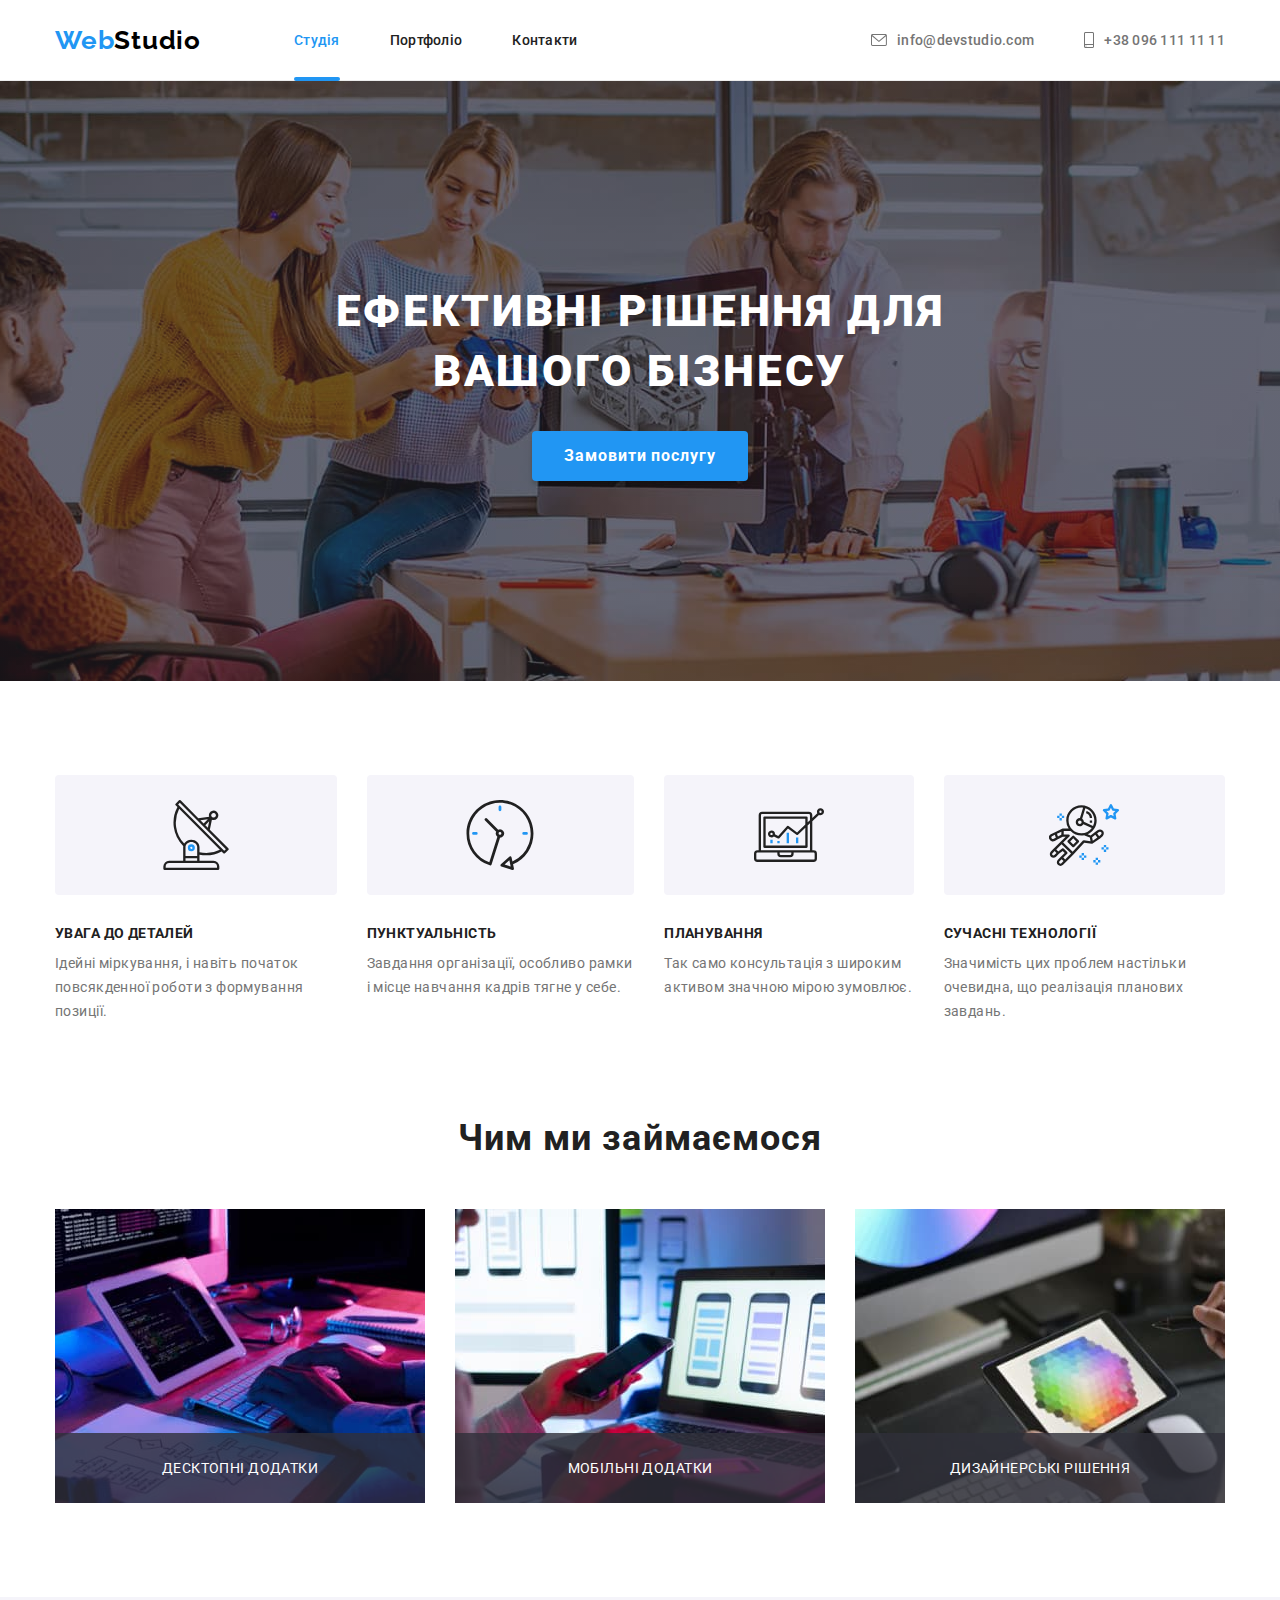
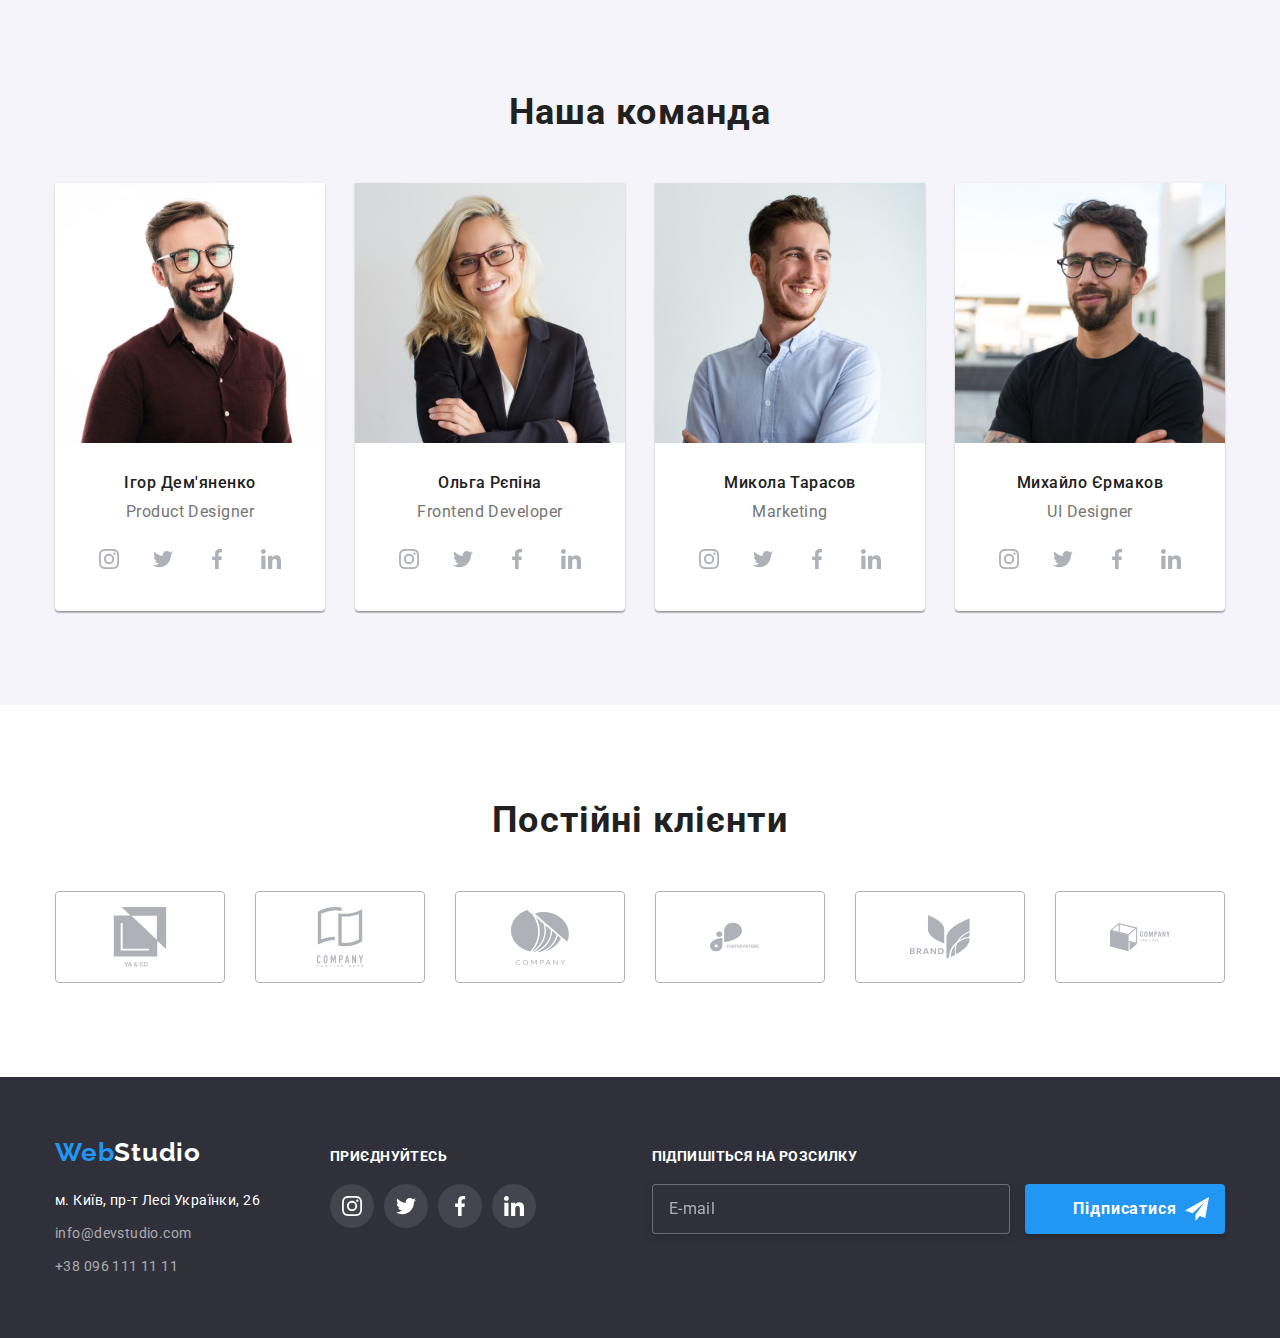
<file: index.html>
<!DOCTYPE html>
<html lang="uk">
  <head>
    <meta charset="UTF-8" />
    <meta http-equiv="X-UA-Compatible" content="IE=edge" />
    <meta name="viewport" content="width=device-width, initial-scale=1.0" />
    <title>Document</title>

    <link
      href="https://fonts.googleapis.com/css2?family=Raleway:wght@700&family=Roboto:wght@400;500;700;900&display=swap"
      rel="stylesheet"
    />
    <link
      href="https://cdnjs.cloudflare.com/ajax/libs/modern-normalize/1.1.0/modern-normalize.min.css"
      rel="stylesheet"
    />
    <link rel="stylesheet" href="./css/styles.css" />
  </head>
  <body>
    <header class="header">
      <div class="container header-list">
        <a class="header-logo" lang="en" href="./index.html"
          ><span class="logo-web">Web</span>Studio</a
        >
        <nav>
          <ul class="nav-list">
            <li class="item"><a class="nav-link current" href="./index.html">Студія</a></li>
            <li class="item"><a class="nav-link" href="portfolio.html">Портфоліо</a></li>
            <li class="item"><a class="nav-link" href="./index.html">Контакти</a></li>
          </ul>
        </nav>
        <ul class="auth-list">
          <li class="item">
            <a class="auth-link mail" href="mailto:info@devstudio.com">
              <svg class="auth-icon" width="16" height="12">
                <use href="./images/icons.svg#icon-envelope"></use>
              </svg>
              info@devstudio.com</a
            >
          </li>
          <li class="item">
            <a class="auth-link phone" href="tel:+380961111111">
              <svg class="auth-icon" width="10" height="16">
                <use href="./images/icons.svg#icon-smartphone"></use>
              </svg>
              +38 096 111 11 11</a
            >
          </li>
        </ul>
      </div>
    </header>
    <main>
      <!--Герой-->
      <section class="hero overlay">
        <div class="container">
          <h1 class="headline">Ефективні рішення для вашого бізнесу</h1>
          <button data-modal-open class="main-button" type="button">Замовити послугу</button>
        </div>
      </section>
      <!-- Модальне вікно -->
      <div class="backdrop is-hidden" data-modal>
        <div class="modal">
          <strong class="modal-title">Залиште свої дані, ми вам передзвонимо</strong>
          <form class="callback-form" name="callback">
            <label class="form-callback">
              <span class="callback-label">Ім'я</span>
              <input class="form-input" type="text" name="name" required />
              <svg class="callback-icon" width="18px" height="18px">
                <use href="./images/icons.svg#icon-person18"></use>
              </svg>
            </label>
            <label class="form-callback">
              <span class="callback-label">Телефон</span>
              <input class="form-input" type="tel" name="phone" required />
              <svg class="callback-icon" width="18px" height="18px">
                <use href="./images/icons.svg#icon-phone18"></use>
              </svg>
            </label>
            <label class="form-callback">
              <span class="callback-label">Пошта</span>
              <input class="form-input" type="email" name="mail" required />
              <svg class="callback-icon" width="18px" height="18px">
                <use href="./images/icons.svg#icon-email18"></use>
              </svg>
            </label>
            <label class="form-textarea">
              <span class="callback-label">Коментар</span>
              <textarea class="comment-text" name="commentt" placeholder="Введіть текст"></textarea>
            </label>
            <div class="checkbox" role="group">
              <!-- <input class="modal-checkbox visually-hidden" type="checkbox" id="agree" />
              <svg class="checkbox-icon" width="16px" height="15px">
                <use class="unchek" href="./images/icons.svg#icon-uncheck"></use>
                <use class="check" href="./images/icons.svg#icon-check"></use>
              </svg> -->
              <label class="check option">
                <input class="check__input" type="checkbox" />
                <span class="check__box"></span>
              </label>
              <label class="checkbox-label option" for="agree"
                >Погоджуюся з розсилкою та приймаю
                <a class="agree-link" href="">Умови договору</a></label
              >
            </div>
            <button type="submit" class="form-btn">Відправити</button>
          </form>
          <button data-modal-close type="submit" class="modal-btn">
            <svg class="modal-icon-btn" width="11px" height="11px">
              <use href="./images/icons.svg#icon-Vector"></use>
            </svg>
          </button>
        </div>
      </div>
      <!--Особливості-->
      <section class="features">
        <div class="container">
          <h2 class="visually-hidden">Особливості</h2>
          <ul class="features-list">
            <li class="item">
              <div class="features-item">
                <svg class="item-icon" width="70" height="70">
                  <use href="./images/icons.svg#icon-antenna"></use>
                </svg>
              </div>
              <h3 class="subtitle">УВАГА ДО ДЕТАЛЕЙ</h3>
              <p class="text">
                Ідейні міркування, і навіть початок повсякденної роботи з формування позиції.
              </p>
            </li>
            <li class="item">
              <div class="features-item">
                <svg class="item-icon" width="70" height="70">
                  <use href="./images/icons.svg#icon-clock"></use>
                </svg>
              </div>
              <h3 class="subtitle">ПУНКТУАЛЬНІСТЬ</h3>
              <p class="text">
                Завдання організації, особливо рамки і місце навчання кадрів тягне у себе.
              </p>
            </li>
            <li class="item">
              <div class="features-item">
                <svg class="item-icon" width="70" height="70">
                  <use href="./images/icons.svg#icon-diagram"></use>
                </svg>
              </div>
              <h3 class="subtitle">ПЛАНУВАННЯ</h3>
              <p class="text">Так само консультація з широким активом значною мірою зумовлює.</p>
            </li>
            <li class="item">
              <div class="features-item">
                <svg class="item-icon" width="70" height="70">
                  <use href="./images/icons.svg#icon-astronaut"></use>
                </svg>
              </div>
              <h3 class="subtitle">СУЧАСНІ ТЕХНОЛОГІЇ</h3>
              <p class="text">
                Значимість цих проблем настільки очевидна, що реалізація планових завдань.
              </p>
            </li>
          </ul>
        </div>
      </section>
      <!--Чим ми займаємося-->
      <section class="work">
        <div class="container">
          <h2 class="title-work">Чим ми займаємося</h2>
          <ul class="work-list">
            <li class="item-work">
              <img src="./images/box1.jpg" alt="web-development" width="370" />

              <p class="work-owerlay-title">Десктопні додатки</p>
            </li>
            <li class="item-work">
              <img src="./images/box2.jpg" alt="development of mobile applications" width="370" />

              <p class="work-owerlay-title">Мобільні додатки</p>
            </li>
            <li class="item-work">
              <img src="./images/box3.jpg" alt="design" width="370" height="294" />

              <p class="work-owerlay-title">Дизайнерські рішення</p>
            </li>
          </ul>
        </div>
      </section>
      <!--Наша команда-->
      <section class="team-main">
        <div class="container">
          <h2 class="title-team">Наша команда</h2>
          <ul class="team-list">
            <li class="card">
              <img src="./images/card1.jpg" alt="man" width="270" height="260" />
              <div class="card-desc">
                <h3 class="title-name">Ігор Дем'яненко</h3>
                <p class="text">Product Designer</p>
                <ul class="social list">
                  <li class="social-item">
                    <a
                      class="social-link"
                      href="https://instagram.com"
                      target="_blank"
                      rel="noopener noreferrer"
                      aria-label="іконка Instagram"
                    >
                      <svg class="social-icon" width="20" height="20">
                        <use href="./images/icons.svg#icon-instagram"></use>
                      </svg>
                    </a>
                  </li>
                  <li class="social-item">
                    <a
                      class="social-link"
                      href="https://twitter.com"
                      target="_blank"
                      rel="noopener noreferrer"
                      aria-label="іконка Twitter"
                    >
                      <svg class="social-icon" width="20" height="20">
                        <use href="./images/icons.svg#icon-twitter"></use>
                      </svg>
                    </a>
                  </li>
                  <li class="social-item">
                    <a
                      class="social-link"
                      href="https://facebook.com"
                      target="_blank"
                      rel="noopener noreferrer"
                      aria-label="іконка Facebook"
                    >
                      <svg class="social-icon" width="20" height="20">
                        <use href="./images/icons.svg#icon-facebook"></use>
                      </svg>
                    </a>
                  </li>
                  <li class="social-item">
                    <a
                      class="social-link"
                      href="https://linkedin.com"
                      target="_blank"
                      rel="noopener noreferrer"
                      aria-label="іконка Linkedin"
                    >
                      <svg class="social-icon" width="20" height="20">
                        <use href="./images/icons.svg#icon-linkedin"></use>
                      </svg>
                    </a>
                  </li>
                </ul>
              </div>
            </li>
            <li class="card">
              <img src="./images/card2.jpg" alt="woman" width="270" height="260" />
              <div class="card-desc">
                <h3 class="title-name">Ольга Рєпіна</h3>
                <p class="text">Frontend Developer</p>
                <ul class="social list">
                  <li class="social-item">
                    <a
                      class="social-link"
                      href="https://instagram.com"
                      target="_blank"
                      rel="noopener noreferrer"
                      aria-label="іконка Instagram"
                    >
                      <svg class="social-icon" width="20" height="20">
                        <use href="./images/icons.svg#icon-instagram"></use>
                      </svg>
                    </a>
                  </li>
                  <li class="social-item">
                    <a
                      class="social-link"
                      href="https://twitter.com"
                      target="_blank"
                      rel="noopener noreferrer"
                      aria-label="іконка Twitter"
                    >
                      <svg class="social-icon" width="20" height="20">
                        <use href="./images/icons.svg#icon-twitter"></use>
                      </svg>
                    </a>
                  </li>
                  <li class="social-item">
                    <a
                      class="social-link"
                      href="https://facebook.com"
                      target="_blank"
                      rel="noopener noreferrer"
                      aria-label="іконка Facebook"
                    >
                      <svg class="social-icon" width="20" height="20">
                        <use href="./images/icons.svg#icon-facebook"></use>
                      </svg>
                    </a>
                  </li>
                  <li class="social-item">
                    <a
                      class="social-link"
                      href="https://linkedin.com"
                      target="_blank"
                      rel="noopener noreferrer"
                      aria-label="іконка Linkedin"
                    >
                      <svg class="social-icon" width="20" height="20">
                        <use href="./images/icons.svg#icon-linkedin"></use>
                      </svg>
                    </a>
                  </li>
                </ul>
              </div>
            </li>
            <li class="card">
              <img src="./images/card3.jpg" alt="man" width="270" height="260" />
              <div class="card-desc">
                <h3 class="title-name">Микола Тарасов</h3>
                <p class="text">Marketing</p>
                <ul class="social list">
                  <li class="social-item">
                    <a
                      class="social-link"
                      href="https://instagram.com"
                      target="_blank"
                      rel="noopener noreferrer"
                      aria-label="іконка Instagram"
                    >
                      <svg class="social-icon" width="20" height="20">
                        <use href="./images/icons.svg#icon-instagram"></use>
                      </svg>
                    </a>
                  </li>
                  <li class="social-item">
                    <a
                      class="social-link"
                      href="https://twitter.com"
                      target="_blank"
                      rel="noopener noreferrer"
                      aria-label="іконка Twitter"
                    >
                      <svg class="social-icon" width="20" height="20">
                        <use href="./images/icons.svg#icon-twitter"></use>
                      </svg>
                    </a>
                  </li>
                  <li class="social-item">
                    <a
                      class="social-link"
                      href="https://facebook.com"
                      target="_blank"
                      rel="noopener noreferrer"
                      aria-label="іконка Facebook"
                    >
                      <svg class="social-icon" width="20" height="20">
                        <use href="./images/icons.svg#icon-facebook"></use>
                      </svg>
                    </a>
                  </li>
                  <li class="social-item">
                    <a
                      class="social-link"
                      href="https://linkedin.com"
                      target="_blank"
                      rel="noopener noreferrer"
                      aria-label="іконка Linkedin"
                    >
                      <svg class="social-icon" width="20" height="20">
                        <use href="./images/icons.svg#icon-linkedin"></use>
                      </svg>
                    </a>
                  </li>
                </ul>
              </div>
            </li>
            <li class="card">
              <img src="./images/card4.jpg" alt="man" width="270" height="260" />
              <div class="card-desc">
                <h3 class="title-name">Михайло Єрмаков</h3>
                <p class="text">UI Designer</p>
                <ul class="social list">
                  <li class="social-item">
                    <a
                      class="social-link"
                      href="https://instagram.com"
                      target="_blank"
                      rel="noopener noreferrer"
                      aria-label="іконка Instagram"
                    >
                      <svg class="social-icon" width="20" height="20">
                        <use href="./images/icons.svg#icon-instagram"></use>
                      </svg>
                    </a>
                  </li>
                  <li class="social-item">
                    <a
                      class="social-link"
                      href="https://twitter.com"
                      target="_blank"
                      rel="noopener noreferrer"
                      aria-label="іконка Twitter"
                    >
                      <svg class="social-icon" width="20" height="20">
                        <use href="./images/icons.svg#icon-twitter"></use>
                      </svg>
                    </a>
                  </li>
                  <li class="social-item">
                    <a
                      class="social-link"
                      href="https://facebook.com"
                      target="_blank"
                      rel="noopener noreferrer"
                      aria-label="іконка Facebook"
                    >
                      <svg class="social-icon" width="20" height="20">
                        <use href="./images/icons.svg#icon-facebook"></use>
                      </svg>
                    </a>
                  </li>
                  <li class="social-item">
                    <a
                      class="social-link"
                      href="https://linkedin.com"
                      target="_blank"
                      rel="noopener noreferrer"
                      aria-label="іконка Linkedin"
                    >
                      <svg class="social-icon" width="20" height="20">
                        <use href="./images/icons.svg#icon-linkedin"></use>
                      </svg>
                    </a>
                  </li>
                </ul>
              </div>
            </li>
          </ul>
        </div>
      </section>
      <!-- Clients -->
      <section class="clients-main">
        <div class="container">
          <p class="clients-title">Постійні клієнти</p>
          <ul class="clients list">
            <li>
              <a
                class="client-link"
                href="https://index.html"
                target="_blank"
                rel="noopener noreferrer"
                aria-label="іконка Ya and Co"
              >
                <svg class="client-icon" width="106" height="60">
                  <use href="./images/icons.svg#icon-client1"></use>
                </svg>
              </a>
            </li>
            <li>
              <a
                class="client-link"
                href="https://index.html"
                target="_blank"
                rel="noopener noreferrer"
                aria-label="іконка Company tagline here"
              >
                <svg class="client-icon" width="106" height="60">
                  <use href="./images/icons.svg#icon-client2"></use>
                </svg>
              </a>
            </li>
            <li>
              <a
                class="client-link"
                href="https://index.html"
                target="_blank"
                rel="noopener noreferrer"
                aria-label="іконка Company"
              >
                <svg class="client-icon" width="106" height="60">
                  <use href="./images/icons.svg#icon-client3"></use>
                </svg>
              </a>
            </li>
            <li>
              <a
                class="client-link"
                href="https://index.html"
                target="_blank"
                rel="noopener noreferrer"
                aria-label="іконка Foster Peters"
              >
                <svg class="client-icon" width="106" height="60">
                  <use href="./images/icons.svg#icon-client4"></use>
                </svg>
              </a>
            </li>
            <li>
              <a
                class="client-link"
                href="https://index.html"
                target="_blank"
                rel="noopener noreferrer"
                aria-label="іконка Brand"
              >
                <svg class="client-icon" width="106" height="60">
                  <use href="./images/icons.svg#icon-client5"></use>
                </svg>
              </a>
            </li>
            <li>
              <a
                class="client-link"
                href="https://index.html"
                target="_blank"
                rel="noopener noreferrer"
                aria-label="іконка Company Tag line"
              >
                <svg class="client-icon" width="106" height="60">
                  <use href="./images/icons.svg#icon-client6"></use>
                </svg>
              </a>
            </li>
          </ul>
        </div>
      </section>
    </main>
    <!-- Footer -->
    <footer class="footer-main">
      <div class="container footer">
        <div class="adress-footer">
          <a class="footer-logo" lang="en" href="./index.html"
            ><span class="logo-web">Web</span>Studio</a
          >
          <address>
            <ul class="footer-list">
              <li>
                <a
                  class="adress-footer-link"
                  href="https://goo.gl/maps/KuCmNQR3yhfWGL7TA"
                  target="_blank"
                  rel="noopener nofollow"
                  >м. Київ, пр-т Лесі Українки, 26</a
                >
              </li>
              <li class="footer-list-item">
                <a class="footer-link" href="mailto:info@devstudio.com">info@devstudio.com</a>
              </li>
              <li class="footer-list-item">
                <a class="footer-link" href="tel:+380961111111">+38 096 111 11 11</a>
              </li>
            </ul>
          </address>
        </div>
        <div class="social-footer">
          <p class="footer-title">приєднуйтесь</p>
          <ul class="footer-social-list">
            <li class="footer-social-item">
              <a
                class="footer-social-link"
                href="https://instagram.com"
                target="_blank"
                rel="noopener noreferrer"
                aria-label="іконка Instagram"
              >
                <svg class="footer-icon" width="20" height="20">
                  <use href="./images/icons.svg#icon-instagram"></use>
                </svg>
              </a>
            </li>
            <li class="footer-social-item">
              <a
                class="footer-social-link"
                href="https://twitter.com"
                target="_blank"
                rel="noopener noreferrer"
                aria-label="іконка Twitter"
              >
                <svg class="footer-icon" width="20" height="20">
                  <use href="./images/icons.svg#icon-twitter"></use>
                </svg>
              </a>
            </li>
            <li class="footer-social-item">
              <a
                class="footer-social-link"
                href="https://facebook.com"
                target="_blank"
                rel="noopener noreferrer"
                aria-label="іконка Facebook"
              >
                <svg class="footer-icon" width="20" height="20">
                  <use href="./images/icons.svg#icon-facebook"></use>
                </svg>
              </a>
            </li>
            <li class="footer-social-item">
              <a
                class="footer-social-link"
                href="https://linkedin.com"
                target="_blank"
                rel="noopener noreferrer"
                aria-label="іконка Linkedin"
              >
                <svg class="footer-icon" width="20" height="20">
                  <use href="./images/icons.svg#icon-linkedin"></use>
                </svg>
              </a>
            </li>
          </ul>
        </div>
        <div class="footer-form">
          <p class="form-title">Підпишіться на розсилку</p>
          <form name="footer-form-input">
            <label class="form-field">
              <input class="footer-input" type="email" name="email" placeholder="E-mail" required />
            </label>
            <button class="btn-footer" type="submit">
              Підписатися
              <svg class="footer-input-icon" width="24" height="24">
                <use href="./images/icons.svg#icon-icon-send"></use>
              </svg>
            </button>
          </form>
        </div>
      </div>
    </footer>
    <script src="./js/modal.js"></script>
  </body>
</html>
</file>
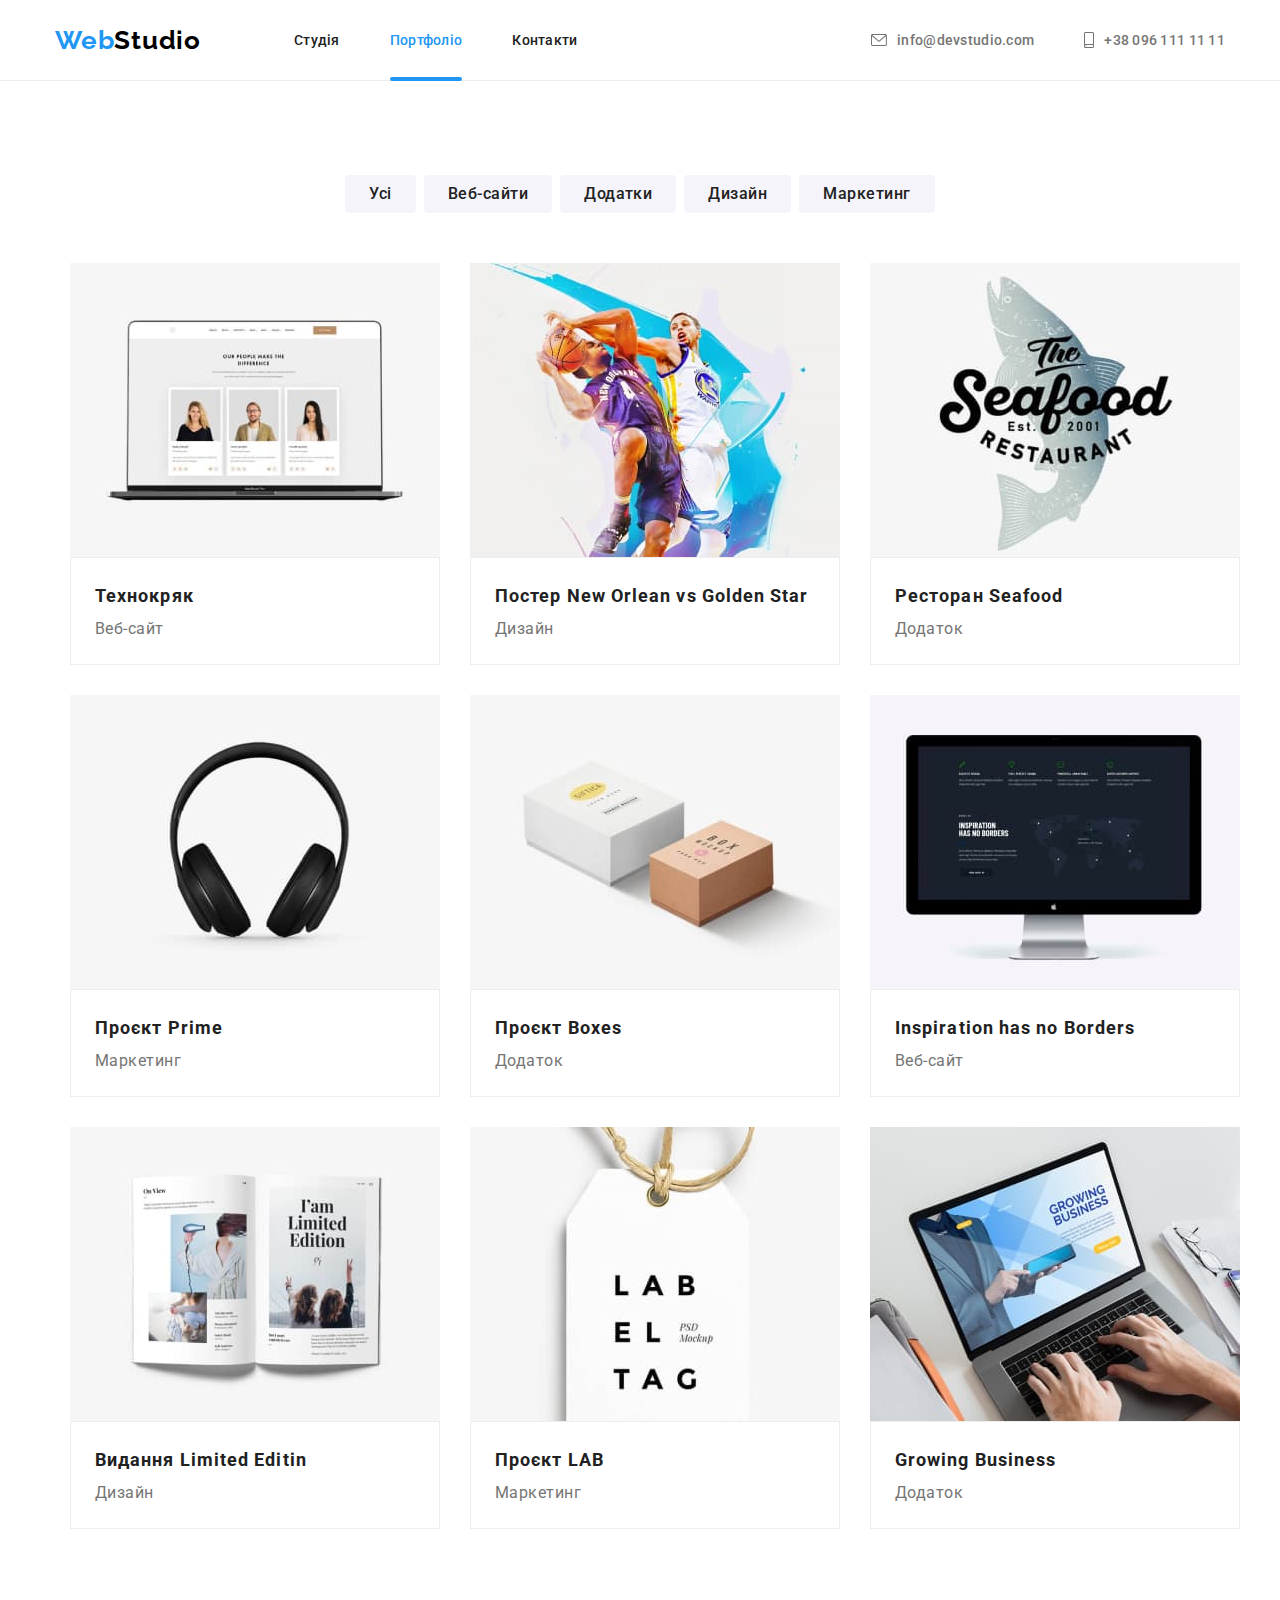
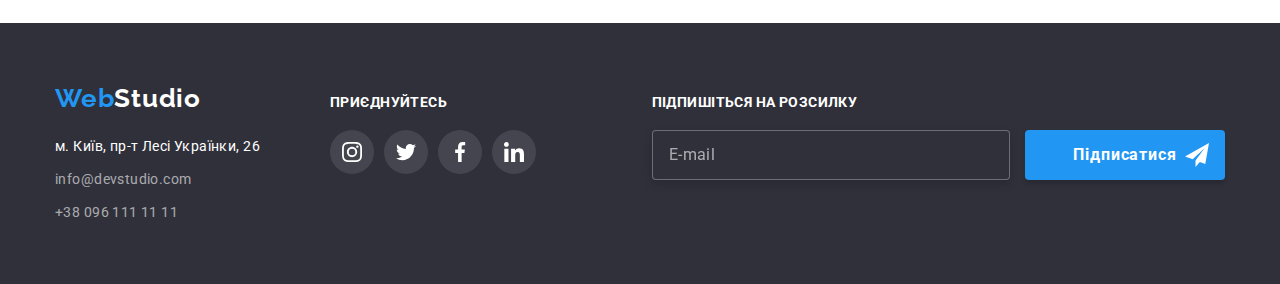
<file: portfolio.html>
<!DOCTYPE html>
<html lang="uk">
  <head>
    <meta charset="UTF-8" />
    <meta http-equiv="X-UA-Compatible" content="IE=edge" />
    <meta name="viewport" content="width=device-width, initial-scale=1.0" />
    <title>Document</title>
    <link
      href="https://fonts.googleapis.com/css2?family=Raleway:wght@700&family=Roboto:wght@400;500;700;900&display=swap"
      rel="stylesheet"
    />
    <link
      href="https://cdnjs.cloudflare.com/ajax/libs/modern-normalize/1.1.0/modern-normalize.min.css"
      rel="stylesheet"
    />
    <link rel="stylesheet" href="./css/styles.css" />
  </head>
  <body>
    <header class="header">
      <div class="container header-list">
        <a class="header-logo" lang="en" href="./index.html"
          ><span class="logo-web">Web</span>Studio</a
        >
        <nav>
          <ul class="nav-list">
            <li class="item"><a class="nav-link" href="./index.html">Студія</a></li>
            <li class="item"><a class="nav-link current" href="portfolio.html">Портфоліо</a></li>
            <li class="item"><a class="nav-link" href="./index.html">Контакти</a></li>
          </ul>
        </nav>
        <ul class="auth-list">
          <li class="item">
            <a class="auth-link" href="mailto:info@devstudio.com">
              <svg class="auth-icon" width="16" height="12">
                <use href="./images/icons.svg#icon-envelope"></use>
              </svg>
              info@devstudio.com</a
            >
          </li>
          <li class="item">
            <a class="auth-link" href="tel:+380961111111">
              <svg class="auth-icon" width="10" height="16">
                <use href="./images/icons.svg#icon-smartphone"></use>
              </svg>
              +38 096 111 11 11</a
            >
          </li>
        </ul>
      </div>
    </header>
    <main>
      <section class="filter-main">
        <div class="container filter-btn">
          <h1 class="visually-hidden">Портфоліо</h1>
          <ul class="filter">
            <li class="filter-list"><button class="filter-button" type="button">Усі</button></li>
            <li class="filter-list">
              <button class="filter-button" type="button">Веб-сайти</button>
            </li>
            <li class="filter-list">
              <button class="filter-button" type="button">Додатки</button>
            </li>
            <li class="filter-list"><button class="filter-button" type="button">Дизайн</button></li>
            <li class="filter-list">
              <button class="filter-button" type="button">Маркетинг</button>
            </li>
          </ul>
          <ul class="flex">
            <li class="flex-li">
              <a class="portfolio-list" href="./index.html">
                <div class="portfolio-sempl">
                  <img src="./images/project1.jpg" alt="website" width="370" />
                  <div class="portfolio-overlay">
                    <p class="portfolio desc">
                      Ресурс пропонує комплексні пропозиції з різним рівнем функціоналу та сервісів.
                      Все це дозволить відвідувачу отримати вичерпні відомості про компанію чи
                      приватну особу.
                    </p>
                  </div>
                </div>
                <div class="flex-text">
                  <h2 class="portfolio-list-item">Технокряк</h2>
                  <p class="portfolio-list-desc">Веб-сайт</p>
                </div>
              </a>
            </li>
            <li class="flex-li">
              <a class="portfolio-list" href="./index.html">
                <img
                  src="./images/project2.jpg"
                  alt="2 basketball players with a ball"
                  width="370"
                />
                <div class="flex-text">
                  <h2 class="portfolio-list-item">Постер New Orlean vs Golden Star</h2>
                  <p class="portfolio-list-desc">Дизайн</p>
                </div>
              </a>
            </li>
            <li class="flex-li">
              <a class="portfolio-list" href="./index.html">
                <img src="./images/project3.jpg" alt="Seafood restaurant logo" width="370" />
                <div class="flex-text">
                  <h2 class="portfolio-list-item">Ресторан Seafood</h2>
                  <p class="portfolio-list-desc">Додаток</p>
                </div>
              </a>
            </li>
            <li class="flex-li">
              <a class="portfolio-list" href="./index.html">
                <img src="./images/project4.jpg" alt="headphone" width="370" />
                <div class="flex-text">
                  <h2 class="portfolio-list-item">Проєкт Prime</h2>
                  <p class="portfolio-list-desc">Маркетинг</p>
                </div>
              </a>
            </li>
            <li class="flex-li">
              <a class="portfolio-list" href="./index.html">
                <img src="./images/project5.jpg" alt="two boxes" width="370" />
                <div class="flex-text">
                  <h2 class="portfolio-list-item">Проєкт Boxes</h2>
                  <p class="portfolio-list-desc">Додаток</p>
                </div>
              </a>
            </li>
            <li class="flex-li">
              <a class="portfolio-list" href="./index.html">
                <img src="./images/project6.jpg" alt="website" width="370" />
                <div class="flex-text">
                  <h2 class="portfolio-list-item">Inspiration has no Borders</h2>
                  <p class="portfolio-list-desc">Веб-сайт</p>
                </div>
              </a>
            </li>
            <li class="flex-li">
              <a class="portfolio-list" href="./index.html">
                <img src="./images/project7.jpg" alt="book" width="370" />
                <div class="flex-text">
                  <h2 class="portfolio-list-item">Видання Limited Editin</h2>
                  <p class="portfolio-list-desc">Дизайн</p>
                </div>
              </a>
            </li>
            <li class="flex-li">
              <a class="portfolio-list" href="./index.html">
                <img src="./images/project8.jpg" alt="label" width="370" />
                <div class="flex-text">
                  <h2 class="portfolio-list-item">Проєкт LAB</h2>
                  <p class="portfolio-list-desc">Маркетинг</p>
                </div>
              </a>
            </li>
            <li class="flex-li">
              <a class="portfolio-list" href="./index.html">
                <img src="./images/project9.jpg" alt="website Growing Business" width="370" />
                <div class="flex-text">
                  <h2 class="portfolio-list-item">Growing Business</h2>
                  <p class="portfolio-list-desc">Додаток</p>
                </div>
              </a>
            </li>
          </ul>
        </div>
      </section>
    </main>
    <footer class="footer-main">
      <div class="container footer">
        <div class="adress-footer">
          <a class="footer-logo" lang="en" href="./index.html"
            ><span class="logo-web">Web</span>Studio</a
          >
          <address>
            <ul class="footer-list">
              <li>
                <a
                  class="adress-footer-link"
                  href="https://goo.gl/maps/KuCmNQR3yhfWGL7TA"
                  target="_blank"
                  rel="noopener nofollow"
                  >м. Київ, пр-т Лесі Українки, 26</a
                >
              </li>
              <li class="footer-list-item">
                <a class="footer-link" href="mailto:info@devstudio.com">info@devstudio.com</a>
              </li>
              <li class="footer-list-item">
                <a class="footer-link" href="tel:+380961111111">+38 096 111 11 11</a>
              </li>
            </ul>
          </address>
        </div>
        <div class="social-footer">
          <p class="footer-title">приєднуйтесь</p>
          <ul class="footer-social-list">
            <li class="footer-social-item">
              <a
                class="footer-social-link"
                href="https://instagram.com"
                target="_blank"
                rel="noopener noreferrer"
                aria-label="іконка Instagram"
              >
                <svg class="footer-icon" width="20" height="20">
                  <use href="./images/icons.svg#icon-instagram"></use>
                </svg>
              </a>
            </li>
            <li class="footer-social-item">
              <a
                class="footer-social-link"
                href="https://twitter.com"
                target="_blank"
                rel="noopener noreferrer"
                aria-label="іконка Twitter"
              >
                <svg class="footer-icon" width="20" height="20">
                  <use href="./images/icons.svg#icon-twitter"></use>
                </svg>
              </a>
            </li>
            <li class="footer-social-item">
              <a
                class="footer-social-link"
                href="https://facebook.com"
                target="_blank"
                rel="noopener noreferrer"
                aria-label="іконка Facebook"
              >
                <svg class="footer-icon" width="20" height="20">
                  <use href="./images/icons.svg#icon-facebook"></use>
                </svg>
              </a>
            </li>
            <li class="footer-social-item">
              <a
                class="footer-social-link"
                href="https://linkedin.com"
                target="_blank"
                rel="noopener noreferrer"
                aria-label="іконка Linkedin"
              >
                <svg class="footer-icon" width="20" height="20">
                  <use href="./images/icons.svg#icon-linkedin"></use>
                </svg>
              </a>
            </li>
          </ul>
        </div>
        <div class="footer-form">
          <p class="form-title">Підпишіться на розсилку</p>
          <form name="footer-form-input">
            <label class="form-field">
              <input class="footer-input" type="email" name="email" placeholder="E-mail" required />
            </label>
            <button class="btn-footer" type="submit">
              Підписатися
              <svg class="footer-input-icon" width="24" height="24">
                <use href="./images/icons.svg#icon-icon-send"></use>
              </svg>
            </button>
          </form>
        </div>
      </div>
    </footer>
  </body>
</html>
</file>
<file: css/styles.css>
ul li {
  list-style: none;
}
ul {
  margin-top: 0;
  margin-bottom: 0;
  padding: 0;
}
.visually-hidden {
  position: absolute;
  width: 1px;
  height: 1px;
  margin: -1px;
  border: 0;
  padding: 0;

  white-space: nowrap;
  clip-path: inset(50%);
  clip: rect(0 0 0 0);
  overflow: hidden;
}
:root {
  --dominant-text-color: #757575;
  --logo-text-studio-color: #000000;
  --logo-text-web-hoover-color: #2196f3;
  --nav-text-link-color: #212121;
  --headline-text-color: #ffffff;
  --button-bcg-color: #188ce8;
  --main-background-color: #f5f5f5;
  --background-color-team: #f5f4fa;
  --background-color-footer: #2f303a;
  --border-portfolio-color: #eeeeee;
  --timing-cub: cubic-bezier(0.4, 0, 0.2, 1);
}
body {
  font-family: Roboto, sans-serif;
  font-size: 14px;
  letter-spacing: 0.03em;
  background: var(--headline-text-color);
  color: var(--dominant-text-color);
}
h1,
h2,
h3,
h4,
h5,
h6,
p {
  margin: 0;
}
img {
  display: block;
  max-width: 100%;
  height: auto;
}
.adress {
  font-style: normal;
}
.button {
  display: block;
  cursor: pointer;
  border: none;
  border-radius: 4px;
}
.section {
  padding-top: 94px;
  padding-bottom: 94px;
}
.container {
  padding: 0 15px;
  margin: 0 auto;
  width: 1200px;
}
.list {
  list-style: none;
  padding-left: 0;
  margin: 0;
}
.link {
  text-decoration: none;
  color: inherit;
}

/* ХЕДЕР */
.header {
  /* background: var(--headline-text-color); */
  border-bottom: 1px solid #ececec;
  z-index: 1;
}
.container {
  margin: 0 auto;
}
.header-list {
  display: flex;
  align-items: center;
}
.nav-list {
  display: flex;
}
.nav-list .item + .item {
  margin-left: 50px;
}
.nav-link {
  display: flex;
  padding-top: 32px;
  padding-bottom: 32px;

  text-decoration: none;
  font-weight: 500;
  font-size: 14px;
  line-height: calc(16 / 14);
  letter-spacing: 0.02em;
  position: relative;
  transition: color 250ms var(--timing-cub);
}
.nav-link.current::after {
  content: '';
  display: block;

  width: 100%;
  height: 4px;
  background: #2196f3;
  border-radius: 2px;
  position: absolute;
  bottom: -1px;
}
.auth-link {
  display: block;
  padding-top: 32px;
  padding-bottom: 32px;
  transition: color 250ms var(--timing-cub);
}
.auth-list {
  display: flex;
  margin-left: auto;
}
.auth-list .item + .item {
  margin-left: 50px;
}
/* ЛОГОТИП */
.header-logo {
  color: var(--logo-text-studio-color);
  margin-right: 93px;
}
.logo-web {
  color: var(--logo-text-web-hoover-color);
}
.header-logo,
.footer-logo {
  font-family: Raleway;
  font-weight: 700;
  font-size: 26px;
  line-height: calc(31 / 26);
  letter-spacing: 0.03em;
  text-decoration: none;
}
/* НАВІГАЦІЯ */
.auth-link {
  position: relative;
  text-decoration: none;
  font-weight: 500;
  font-size: 14px;
  line-height: calc(16 / 14);
  letter-spacing: 0.02em;
  display: flex;
  align-items: center;
  color: var(--dominant-text-color);
  transition: color 250ms var(--timing-cub);
}

.auth-link.mail::after {
  width: 135px;
}
.auth-link.phone::after {
  width: 122px;
}
.auth-icon {
  margin-right: 10px;
  fill: currentColor;
}
.nav-link:hover {
  color: var(--logo-text-web-hoover-color);
}

.nav-link.current {
  color: var(--logo-text-web-hoover-color);
}

.nav-link:focus {
  color: var(--logo-text-web-hoover-color);
}
.auth-link:hover:after,
.auth-link:focus:after {
  opacity: 1;
}
.auth-link:hover,
.auth-link:focus {
  color: var(--logo-text-web-hoover-color);
}
.nav-link {
  color: var(--nav-text-link-color);
}

/* ГЕРОЙ */
.hero {
  padding: 200px 0;
  text-align: center;
}
.overlay {
  background-color: #c4c4c4;
  background-image: linear-gradient(to right, rgba(47, 48, 58, 0.4), rgba(47, 48, 58, 0.4)),
    url(../images/heroimg.jpg);
  max-width: 1600px;
  height: 600px;
  margin: 0 auto;
  background-repeat: no-repeat;
  background-size: cover;
  background-position: center;
}
.headline {
  align-items: center;
  color: var(--headline-text-color);
  font-weight: 900;
  font-size: 44px;
  line-height: calc(60 / 44);
  letter-spacing: 0.06em;
  text-transform: uppercase;

  margin: 0 auto;
  margin-bottom: 30px;
  width: 696px;
}
.main-button {
  font-family: inherit;
  font-weight: 700;
  font-size: 16px;
  line-height: calc(30 / 16);
  display: flex;
  align-items: center;
  letter-spacing: 0.06em;
  color: var(--headline-text-color);
  cursor: pointer;

  /* фон */

  margin: 0 auto;
  min-width: 216px;
  padding: 10px 32px;
  background: var(--logo-text-web-hoover-color);
  box-shadow: 0px 4px 4px rgba(0, 0, 0, 0.15);
  border: none;
  border-radius: 4px;
}
.button:active {
  background: var(--button-bcg-color);
}
/* МОДАЛЬНЕ ВІКНО */
.modal {
  position: absolute;
  top: 50%;
  left: 50%;
  transform: translateX(-50%) translateY(-50%);
  width: 528px;
  min-height: 581px;
  padding: 40px;
  background: #ffffff;
  box-shadow: 0px 1px 3px rgba(0, 0, 0, 0.12), 0px 1px 1px rgba(0, 0, 0, 0.14),
    0px 2px 1px rgba(0, 0, 0, 0.2);
  border-radius: 4px;
}
.modal-title {
  display: block;
  font-weight: 700;
  font-size: 20px;
  line-height: 23px;
  text-align: center;
  letter-spacing: 0.03em;
  color: #212121;
  margin-bottom: 12px;
}
.form-callback {
  display: block;
  position: relative;
  margin-bottom: 10px;
}
.form-input {
  padding: 0;
  padding-left: 42px;
  width: 100%;
  height: 40px;

  border: 1px solid rgba(33, 33, 33, 0.2);
  border-radius: 4px;
  outline: transparent;
  transition: border-color 250ms var(--timing-cub);
}

.callback-label {
  display: block;
  font-weight: 400;
  font-size: 12px;
  line-height: 14px;
  margin-bottom: 20px;
  letter-spacing: 0.01em;
  margin-bottom: 4px;
  color: #757575;
}
.form-textarea {
  display: block;
  font-weight: 400;
  font-size: 12px;
  line-height: 14px;
  margin-bottom: 20px;
  letter-spacing: 0.01em;

  color: #757575;
}
.callback-icon {
  position: absolute;
  top: 50%;

  left: 15px;
  /* transform: translateY(-50%); */
  transition: fill 250ms var(--timing-cub);
}
.form-input:focus {
  border-color: #2196f3;
}
.form-input:focus + .callback-icon {
  fill: #2196f3;
}
.comment-text {
  display: block;

  width: 100%;
  height: 120px;
  padding: 12px 16px;
  border: 1px solid rgba(33, 33, 33, 0.2);
  border-radius: 4px;

  resize: none;
}
.form-comment {
  position: absolute;
  top: 204px;
}
.comment-text::placeholder {
  top: 12px;
  left: 16px;
  font-weight: 400;
  font-size: 12px;
  line-height: calc(14 / 12);
  letter-spacing: 0.01em;

  color: rgba(117, 117, 117, 0.5);
}

.comment-text {
  outline: transparent;
  transition: outline 250ms var(--timing-cub);
}
.comment-text:focus {
  outline: 1px solid #2196f3;
}
.checkbox {
  display: flex;
  gap: 7px;
  align-items: center;
  justify-content: center;
  position: relative;
}
.checkbox-label {
  user-select: none;
}
/* Option */

.option {
  display: block;

  position: relative;
}

/* Check */

.check {
  padding-left: 15px;
}

.check__input {
  position: absolute;
  clip: rect(0 0 0 0);
  width: 1px;
  height: 1px;
  margin: -1px;
}

.check__box {
  position: absolute;
  top: -7px;
  left: 0;
  width: 15px;
  height: 15px;
  overflow: hidden;
  border-radius: 0.05em;
  background-color: white;
  background-repeat: no-repeat;
  background-position: 50% 50%;
  box-shadow: 0 0 0 0.1em #4a90e2;
}

/* Checked */

.check__input:checked + .check__box {
  background-color: #4a90e2;
  background-image: url(../images/icon\ check.svg);
}

/* Focused */

.check__input:focus + .check__box {
  box-shadow: 0 0 0 0.1em #4a90e2, 0 0 0 0.2em #7ed321;
}

/* Disabled */

.check__input:disabled + .check__box {
  box-shadow: 0 0 0 0.1em #9b9b9b;
}

.check__input:checked:disabled + .check__box {
  background-color: #9b9b9b;
}
/* .agree-link {
  color: rgba(33, 150, 243, 1);
  text-underline-offset: 2px;
}

.check {
  opacity: 0;
  transition: opacity 250ms var(--timing-cub);
}
.modal-checkbox:checked + .checkbox-icon .check {
  opacity: 1;
}
.unchek {
  opacity: 1;
  transition: opacity 250ms var(--timing-cub);
}
.modal-checkbox:checked + .checkbox-icon .uncheck {
  opacity: 0;
} */
.form-btn {
  width: 200px;
  height: 50px;
  background: #188ce8;
  box-shadow: 0px 4px 4px rgba(0, 0, 0, 0.15);
  border-radius: 4px;
  border: none;
  font-weight: 700;
  font-size: 16px;
  line-height: calc(30 / 16);
  display: flex;
  align-items: center;
  margin: 0 auto;
  padding: 10px 52px;
  letter-spacing: 0.06em;
  cursor: pointer;
  margin-top: 30px;

  color: #ffffff;
}
.modal-btn {
  width: 30px;
  height: 30px;
  align-items: center;
  cursor: pointer;
}
.modal-icon-btn {
  fill: #000000;
  transition: fill 250ms var(--timing-cub);
}
.modal-btn:focus > .modal-icon-btn {
  fill: #2196f3;
}
.modal-btn:hover > .modal-icon-btn {
  fill: #2196f3;
}
/* ОСОБЛИВОСТІ */
.features-item {
  display: flex;
  height: 120px;
  justify-content: center;
  align-items: center;
  background-color: #f5f4fa;
  border-radius: 4px;
  margin-bottom: 30px;
}

.features {
  padding: 94px 0;
}
.features-list {
  display: flex;
  align-items: flex-start;
}
.subtitle {
  font-weight: 700;
  font-size: 14px;
  line-height: calc(16 / 14);
  letter-spacing: 0.03em;
  text-transform: uppercase;
  color: var(--nav-text-link-color);
  margin-top: 0;
  margin-bottom: 10px;
}
.features-list .item + .item {
  margin-left: 30px;
}
.text {
  font-weight: 400;
  font-size: 14px;
  line-height: calc(24 / 14);
  margin-top: 0;
  margin-bottom: 0;
}
/* ЧИМ МИ ЗАЙМАЄМОСЯ */
.work {
  width: 1200px;
  margin: auto;
  padding-bottom: 94px;
}
.title-work,
.title-team {
  margin-top: 0;
  margin-bottom: 50px;
  margin-right: 0;
  text-align: center;
  font-weight: 700;
  font-size: 36px;
  line-height: calc(42 / 36);
  letter-spacing: 0.03em;
  color: var(--nav-text-link-color);
}
.work-list,
.team-list {
  display: flex;
  flex-direction: row;
  justify-content: center;
}
.work-list .item-work + .item-work {
  margin-left: 30px;
}
.item-work {
  position: relative;
  display: flex;
}

.work-owerlay-title {
  width: 370px;
  height: 70px;

  position: absolute;

  background: rgba(47, 48, 58, 0.8);
  bottom: 0;

  line-height: calc(16 / 14);

  text-transform: uppercase;
  align-items: center;

  color: #ffffff;
  display: flex;
  justify-content: center;
}
/* НАША КОМАНДА */
.team {
  display: flex;
  width: 1200px;
  margin: auto;
  margin-bottom: 0;
}
.team-main {
  background: var(--background-color-team);
  padding-bottom: 94px;
  padding-top: 94px;
}
.social {
  display: flex;
  justify-content: center;
  margin-top: 16px;
  gap: 10px;
}
.social-link {
  display: flex;
  width: 44px;
  height: 44px;
  align-items: center;
  justify-content: center;
  border-radius: 50%;
  color: #afb1b8;
  transition: background-color 250ms var(--timing-cub), color 250ms var(--timing-cub);
}
.social-link:hover,
.social-link:focus {
  background-color: #2196f3;
  color: #ffffff;
}
.social-icon {
  fill: currentColor;
}

.team-list .card + .card {
  margin-left: 30px;
}
.title-team {
  display: block;
  text-align: center;
}
.card-desc > .text {
  font-weight: 400;
  font-size: 16px;
  line-height: calc(19 / 16);
  text-align: center;
  letter-spacing: 0.03em;
  margin-top: 0;
  margin-bottom: 0;
  margin-right: 0;
}
.title-name {
  display: block;
  font-weight: 500;
  font-size: 16px;
  line-height: calc(19 / 16);
  letter-spacing: 0.03em;
  align-items: center;
  justify-content: center;
  color: var(--nav-text-link-color);
  margin-top: 0;
  margin: auto;
  margin-bottom: 10px;
}
.card-desc {
  padding-top: 30px;
  padding-bottom: 30px;
}
.card {
  background: var(--headline-text-color);
  box-shadow: 0px 1px 3px rgba(0, 0, 0, 0.12), 0px 1px 1px rgba(0, 0, 0, 0.14),
    0px 2px 1px rgba(0, 0, 0, 0.2);
  border-radius: 0px 0px 4px 4px;
  width: 270px;
  text-align: center;
}
/* Clients */
.clients-main {
  padding-bottom: 94px;
  padding-top: 94px;
}
.clients {
  display: flex;
  justify-content: center;
  align-items: center;
  gap: 30px;
}
.clients-title {
  font-family: 'Roboto';
  font-style: normal;
  font-weight: 700;
  font-size: 36px;
  line-height: calc(42 / 36);
  text-align: center;
  letter-spacing: 0.03em;
  color: #212121;
  margin-bottom: 50px;
}
.client-link {
  display: flex;
  width: 170px;
  height: 92px;
  align-items: center;
  justify-content: center;
  border: 1px solid currentColor;
  border-radius: 4px;
  color: #afb1b8;
  transition: color 250ms var(--timing-cub);
}
.client-link:hover,
.client-link:focus {
  border: 1px solid #2196f3;
  color: #2196f3;
}
.client-icon {
  fill: currentColor;
}
/* ФУТЕР */
.footer-main {
  background: var(--background-color-footer);
  padding: 60px 0;
}
.footer > .container {
  margin: auto;
  padding-top: 60px;
  padding-bottom: 60px;
  padding-left: 215px;
}
.footer-logo {
  display: block;
  color: var(--headline-text-color);
  text-decoration: none;
  margin-bottom: 20px;
}
.adress-footer-link,
.footer-link {
  display: block;
  color: var(--headline-text-color);
  font-weight: 400;
  font-size: 14px;
  font-style: normal;
  line-height: calc(24 / 14);
  letter-spacing: 0.03em;
  text-decoration: none;
  transition: color 250ms var(--timing-cub);
}

.adress-list {
  margin-bottom: 9px;
}
.footer-list-item {
  margin-top: 9px;
}
.adress-footer-link:hover,
.adress-footer-link:focus {
  color: var(--logo-text-web-hoover-color);
}
.footer-link {
  color: rgba(255, 255, 255, 0.6);
}
.footer-link:hover,
.footer-link:focus {
  color: var(--logo-text-web-hoover-color);
}
.footer-title {
  font-family: 'Roboto';
  font-style: normal;
  font-weight: 700;
  font-size: 14px;
  line-height: calc(16 / 14);
  letter-spacing: 0.03em;
  text-transform: uppercase;
  color: #ffffff;
  margin-bottom: 20px;
}
.footer {
  display: flex;
  align-items: baseline;
}
.social-footer {
  margin-left: 70px;
}
.footer-social-list {
  display: flex;
  gap: 10px;
}
.footer-social-link {
  display: flex;
  width: 44px;
  height: 44px;
  align-items: center;
  justify-content: center;
  border-radius: 50%;
  background: rgba(255, 255, 255, 0.1);
  color: #ffffff;
  transition: background-color 250ms var(--timing-cub);
}
.footer-social-link:hover,
.footer-social-link:focus {
  background-color: rgb(33, 150, 243);
}
.footer-icon {
  fill: currentColor;
}
.footer-form {
  margin-left: auto;
}
.form-title {
  font-weight: 700;
  font-size: 14px;
  line-height: calc(16 / 14);
  letter-spacing: 0.03em;
  text-transform: uppercase;

  color: #ffffff;
  margin-bottom: 20px;
}
.footer-form-input {
  position: absolute;
  top: 0;
  left: 93px;
}

.footer-input {
  width: 358px;
  height: 50px;
  padding-left: 16px;
  background: var(--background-color-footer);
  border: 1px solid rgba(255, 255, 255, 0.3);
  filter: drop-shadow(0px 4px 4px rgba(0, 0, 0, 0.15));
  border-radius: 4px;
  color: #ffffff;
}

.footer-input::placeholder {
  font-weight: 400;
  font-size: 16px;
  line-height: calc(20 / 16);

  align-items: center;
  letter-spacing: 0.03em;

  color: rgba(255, 255, 255, 0.6);
}
.btn-footer {
  position: relative;
  width: 200px;
  height: 50px;
  margin-left: 12px;
  letter-spacing: 0.06em;
  color: #ffffff;
  background: #2196f3;
  box-shadow: 0px 4px 4px rgba(0, 0, 0, 0.15);
  border-radius: 4px;
  border: none;
  padding: 0;

  font-weight: 700;
  font-size: 16px;
  line-height: calc(30 / 16);

  letter-spacing: 0.06em;
}
/* .input-link {
  transform: translateY(-50%);
  font-weight: 700;
  font-size: 16px;
  line-height: calc(30 / 16);

  letter-spacing: 0.06em;
} */
.footer-input-icon {
  position: absolute;
  top: 50%;
  transform: translateY(-50%);
  right: 16px;

  fill: rgba(255, 255, 255, 1);
}

/* ............ПОРТФОЛІО................................. */

.filter-main {
  padding: 94px 0;
}
.filter-btn > .container {
  margin: auto;
}
.filter-button {
  font-family: inherit;
  font-weight: 500;
  font-size: 16px;
  line-height: calc(26 / 16);
  text-align: center;
  letter-spacing: 0.03em;
  color: var(--nav-text-link-color);
  cursor: pointer;
  background: var(--background-color-team);
  border-radius: 4px;
  border: none;
  padding: 6px 24px;
  transition: color 250ms var(--timing-cub), background 250ms var(--timing-cub),
    box-shadow 250ms var(--timing-cub);
}
.filter {
  display: flex;
  flex-direction: row;
  justify-content: center;
  margin-bottom: 50px;
}
.filter .filter-list + .filter-list {
  margin-left: 8px;
}

.filter-button:active,
.filter-button:hover,
.filter-button:focus {
  color: var(--headline-text-color);
  background: var(--logo-text-web-hoover-color);
  box-shadow: 0px 3px 1px rgba(0, 0, 0, 0.1), 0px 1px 2px rgba(0, 0, 0, 0.08),
    0px 2px 2px rgba(0, 0, 0, 0.12);
}
.flex {
  display: flex;
  flex-wrap: wrap;
  width: 1200px;
  padding-left: 15px;
  padding-right: 15px;
  margin: auto;
}
.flex-li {
  width: 370px;
  margin-right: 30px;
  margin-bottom: 30px;
}
.flex-li:nth-child(3n) {
  margin-right: 0;
}
.flex-li:nth-last-child(-n + 3) {
  margin-bottom: 0;
}
.flex-text {
  padding: 20px 24px;
  border: 1px solid var(--border-portfolio-color);
}
.portfolio-list {
  display: block;
  text-decoration: none;
}
.portfolio-sempl {
  position: relative;
  overflow: hidden;
}
.portfolio.desc {
  font-weight: 400;
  font-size: 18px;
  line-height: calc(28 / 18);
  letter-spacing: 0.03em;
  color: #ffffff;
}

.portfolio-overlay {
  position: absolute;
  width: 370px;
  height: 294px;
  left: 0;

  padding: 63px 24px;
  transform: translateY(40%);
  transition: transform 250ms var(--timing-cub);
  background: rgba(33, 150, 243, 0.9);
}

.portfolio-list:hover .portfolio-overlay,
.portfolio-list:focus .portfolio-overlay {
  transform: translateY(-100%);
  box-shadow: 0px 1px 1px rgba(0, 0, 0, 0.12), 0px 4px 4px rgba(0, 0, 0, 0.06),
    1px 4px 6px rgba(0, 0, 0, 0.16);
}
.portfolio-list-item {
  font-weight: 700;
  font-size: 18px;
  line-height: calc(36 / 18);
  letter-spacing: 0.06em;
  color: var(--nav-text-link-color);
}
.portfolio-list-desc {
  font-size: 16px;
  line-height: calc(30 / 16);
  letter-spacing: 0.03em;
  color: var(--dominant-text-color);
  width: 322px;
  display: block;
  margin-top: 0;
  margin-bottom: 0;
}
/* Modal */
.backdrop {
  position: fixed;
  top: 0;
  left: 0;
  opacity: 1;
  scale: 1;
  width: 100%;
  height: 100%;
  z-index: 2;
  background: rgba(0, 0, 0, 0.2);
  transition: opacity 250ms var(--timing-cub), scale 250ms var(--timing-cub);
}
.backdrop.is-hidden {
  opacity: 0;
  scale: 0;
  pointer-events: none;
}
.modal {
  position: absolute;
  top: 50%;
  left: 50%;

  min-width: 528px;
  min-height: 581px;
  background: #ffffff;
  box-shadow: 0px 1px 3px rgba(0, 0, 0, 0.12), 0px 1px 1px rgba(0, 0, 0, 0.14),
    0px 2px 1px rgba(0, 0, 0, 0.2);
  border-radius: 4px;

  transform: translateX(-50%) translateY(-50%);
}
.modal-btn {
  position: absolute;
  display: block;
  top: 8px;
  right: 8px;
  border-radius: 50%;
  width: 30px;
  height: 30px;
  background: #ffffff;
  border: 1px solid rgba(0, 0, 0, 0.1);
}
.modal-icon-close {
  fill: currentColor;
}
</file>
